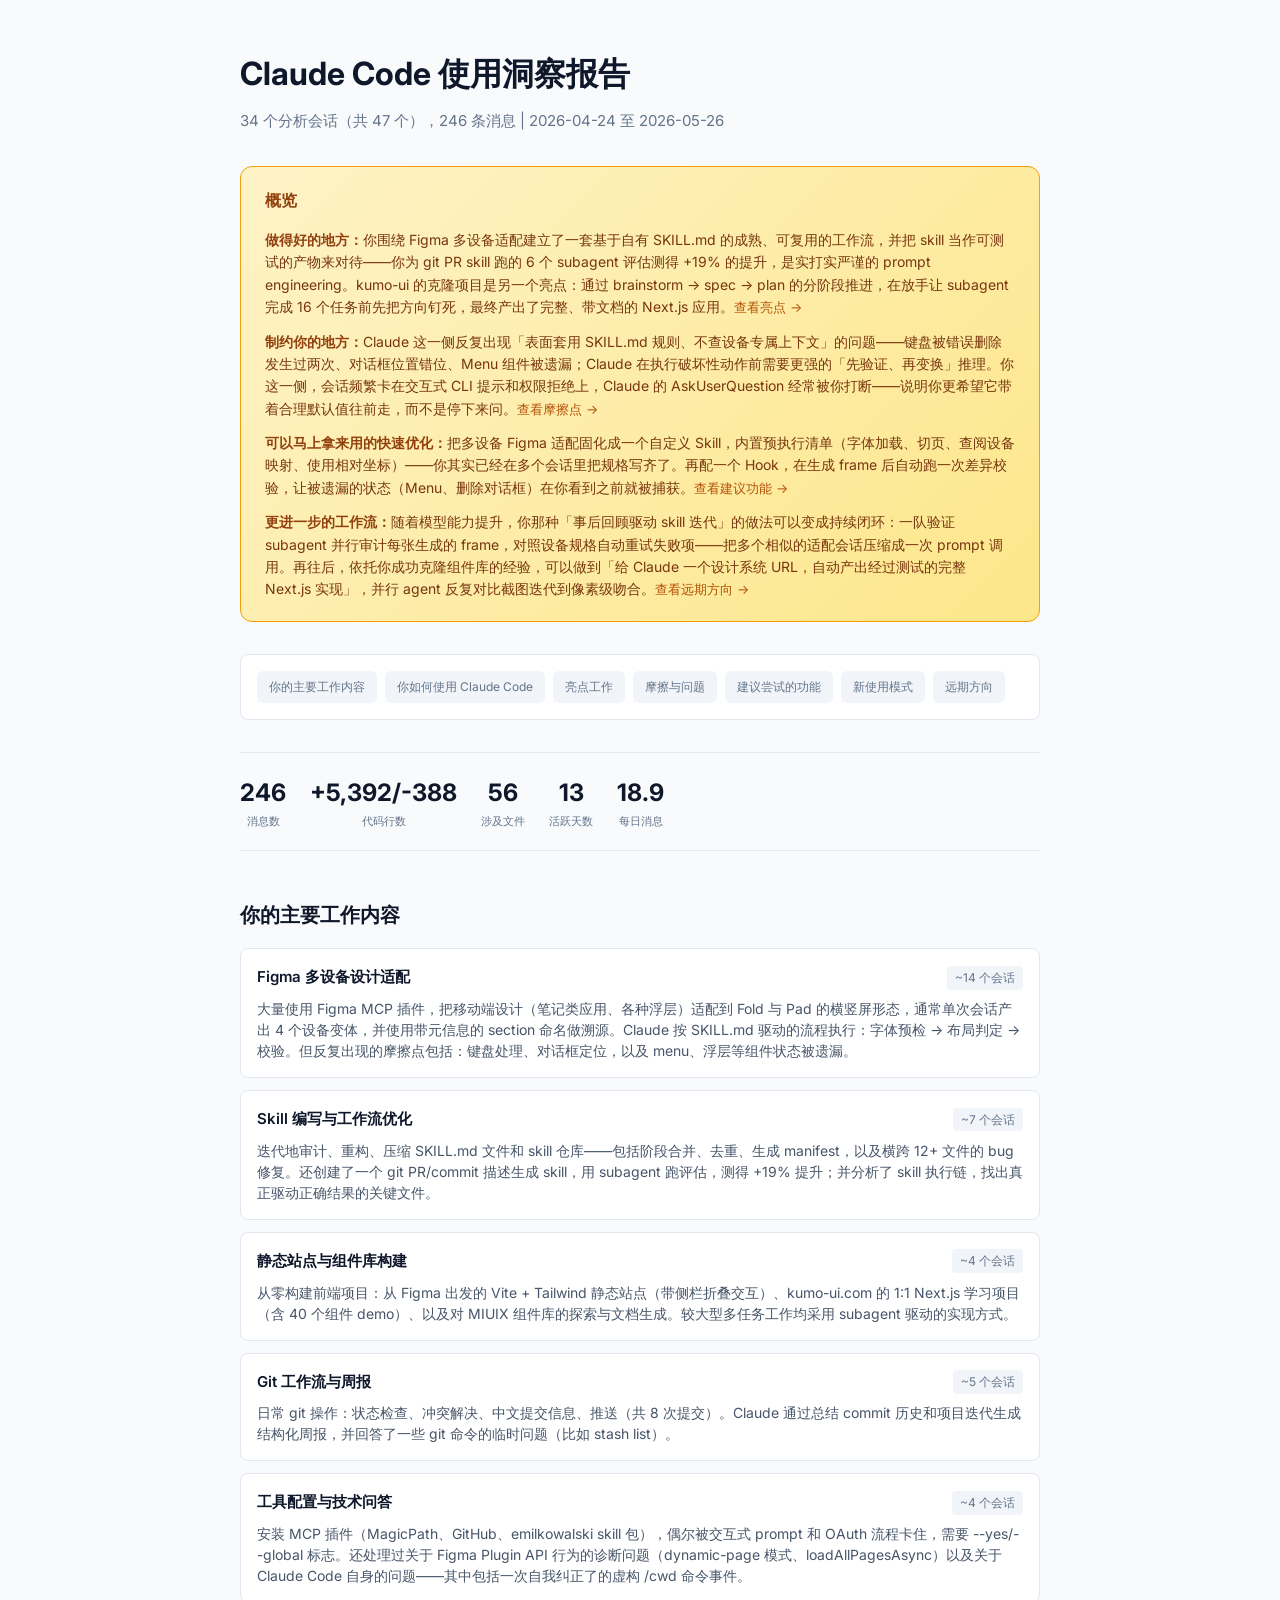
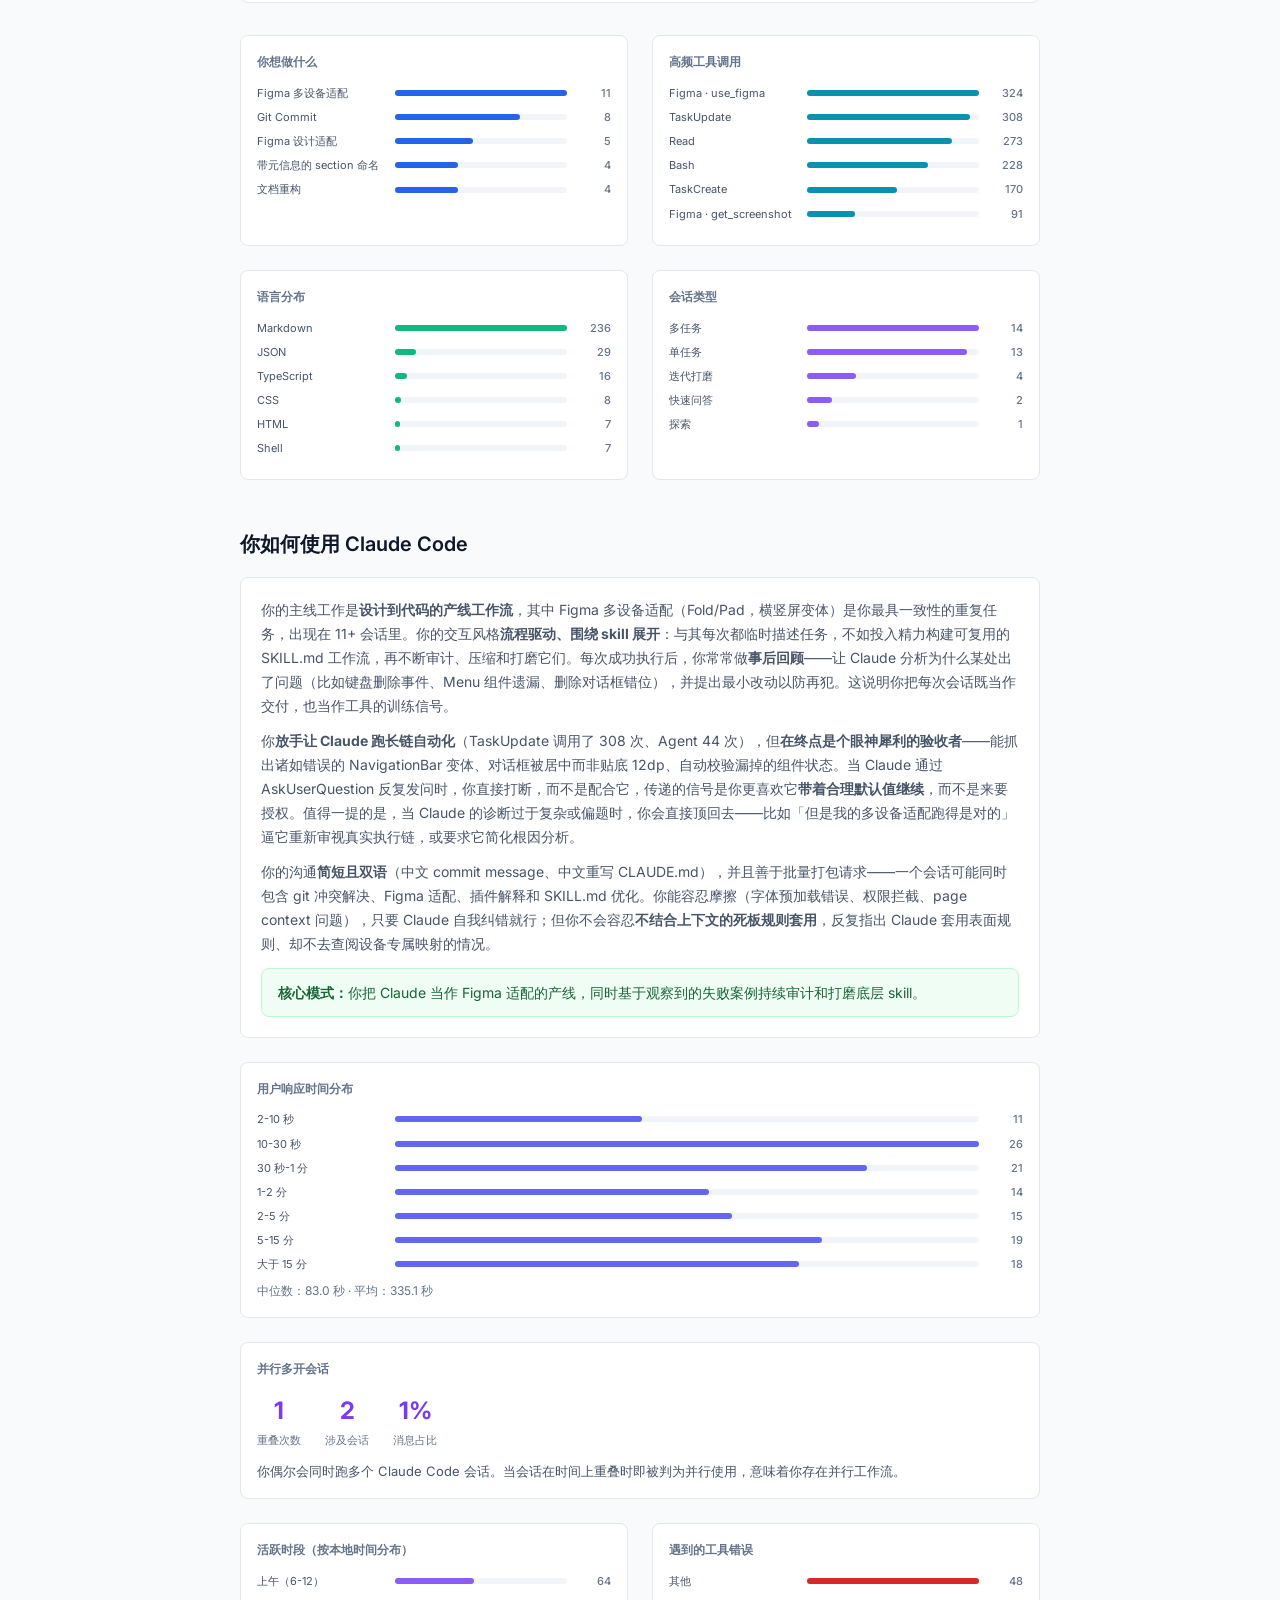
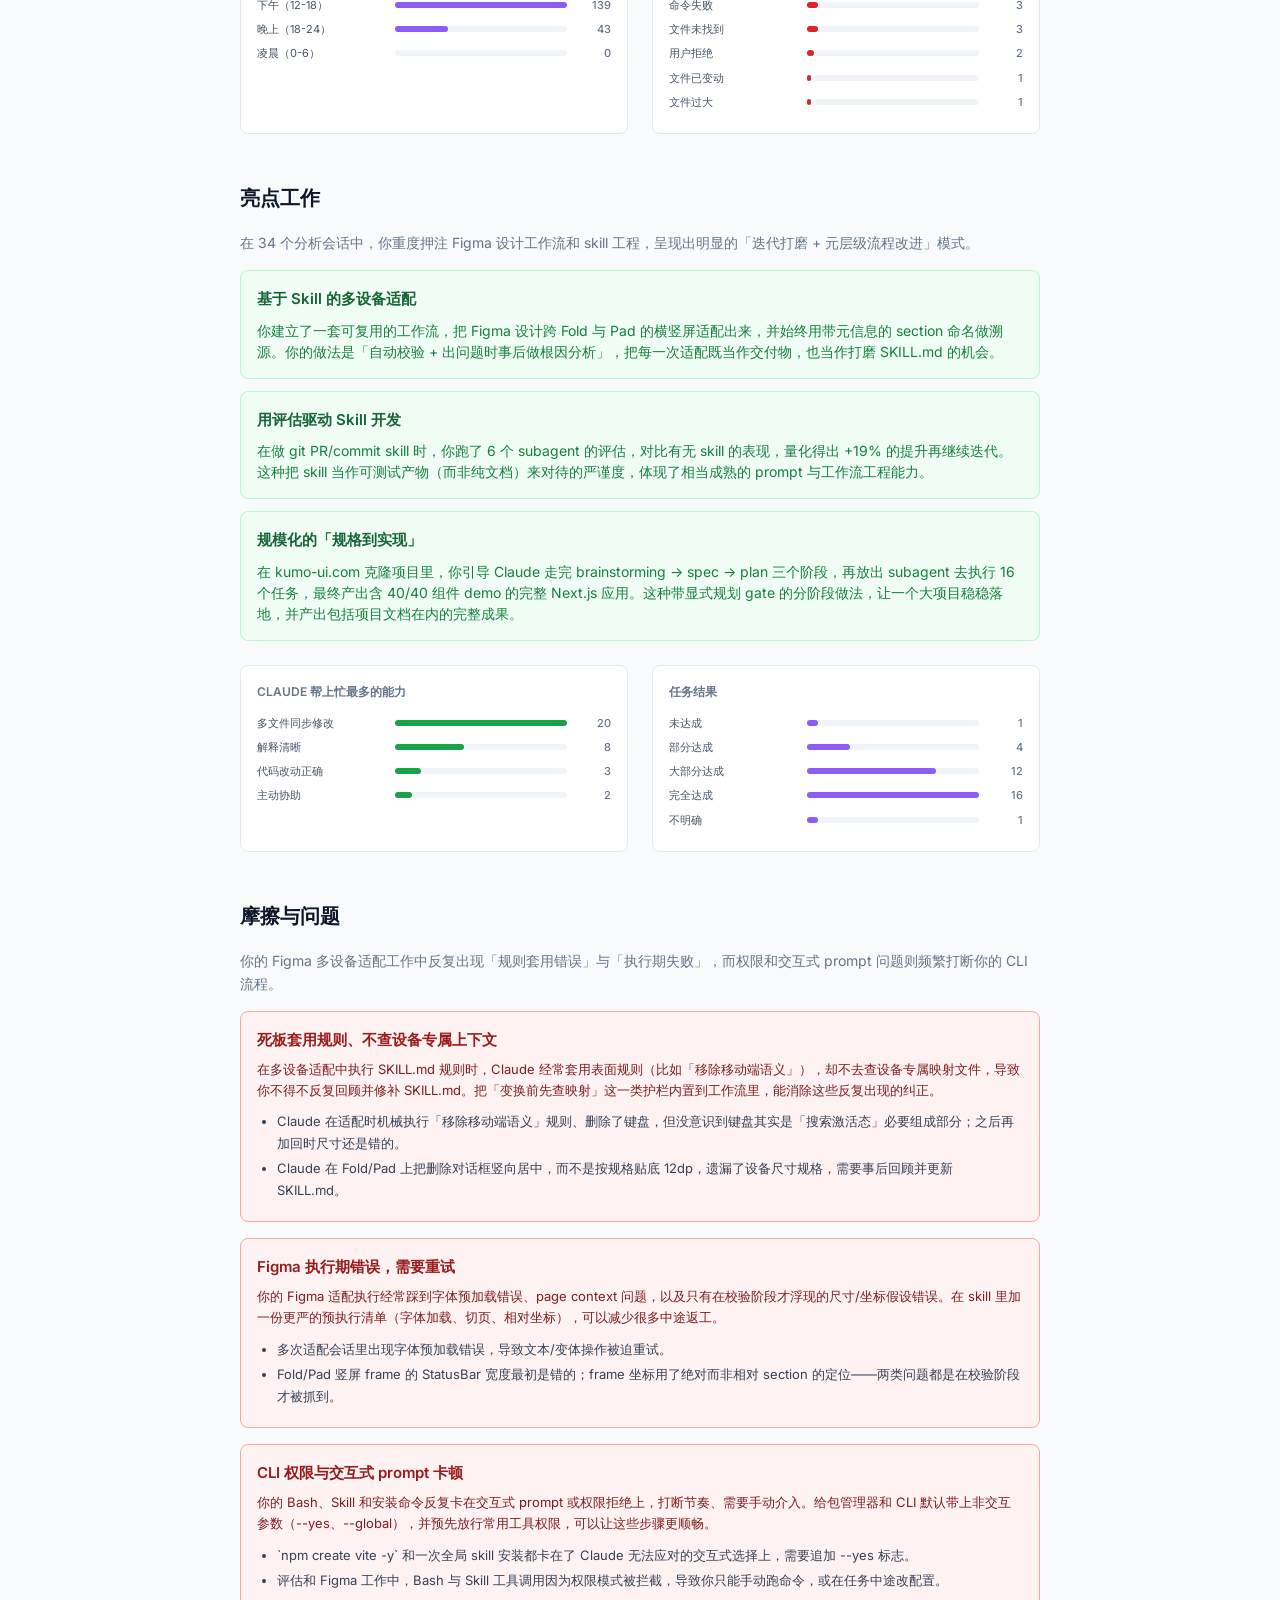
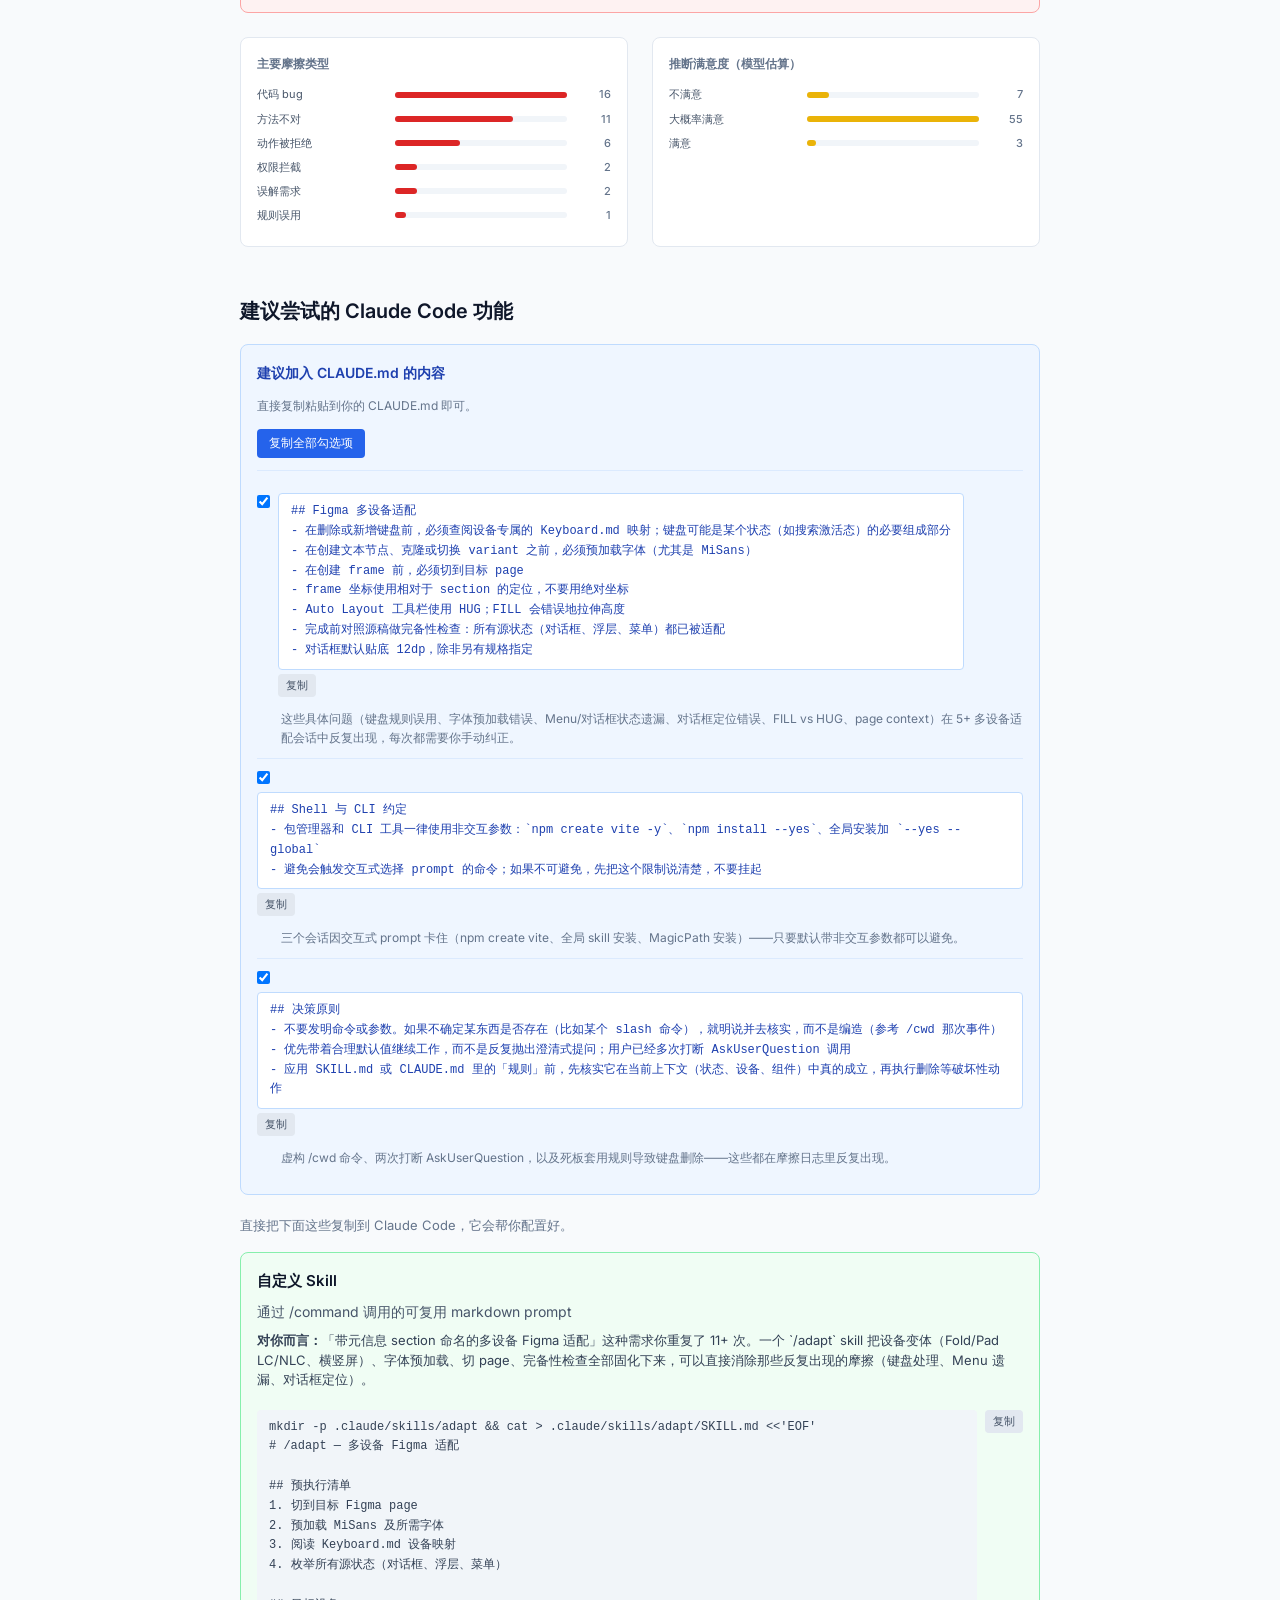
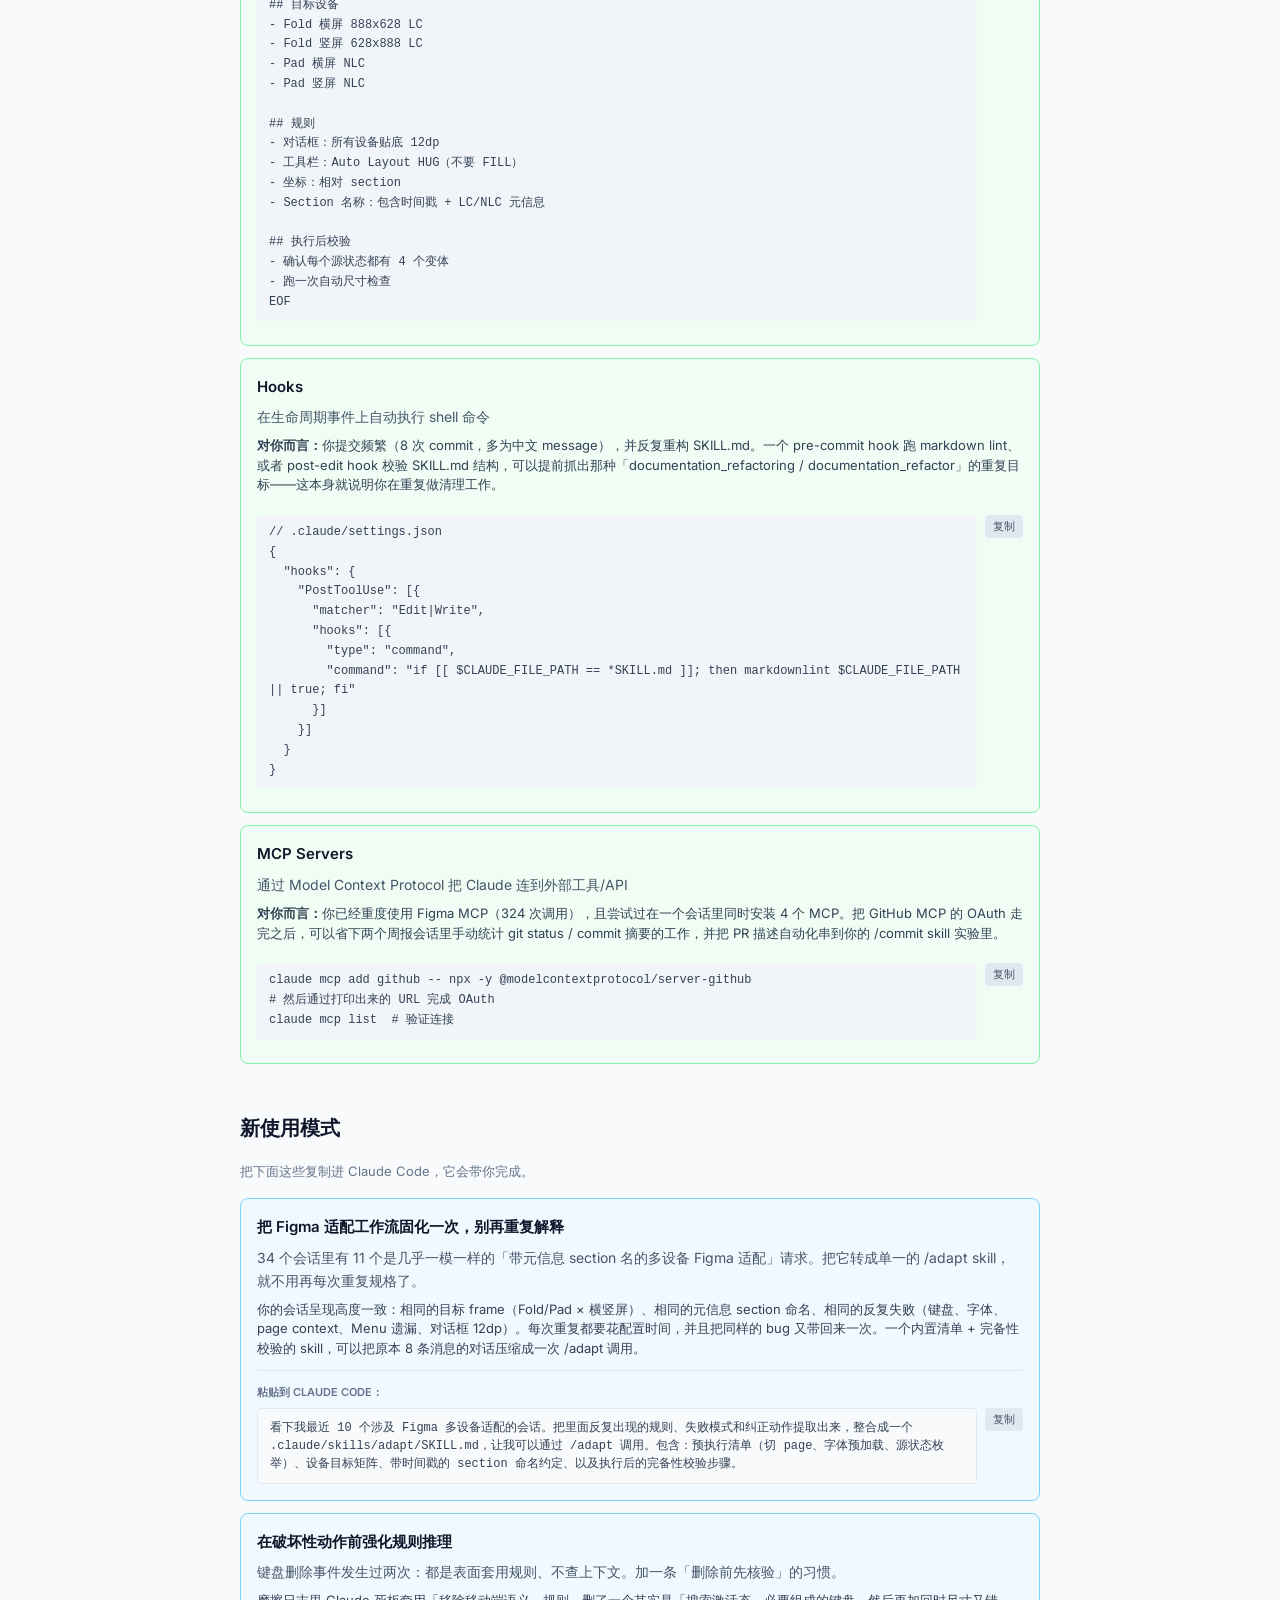
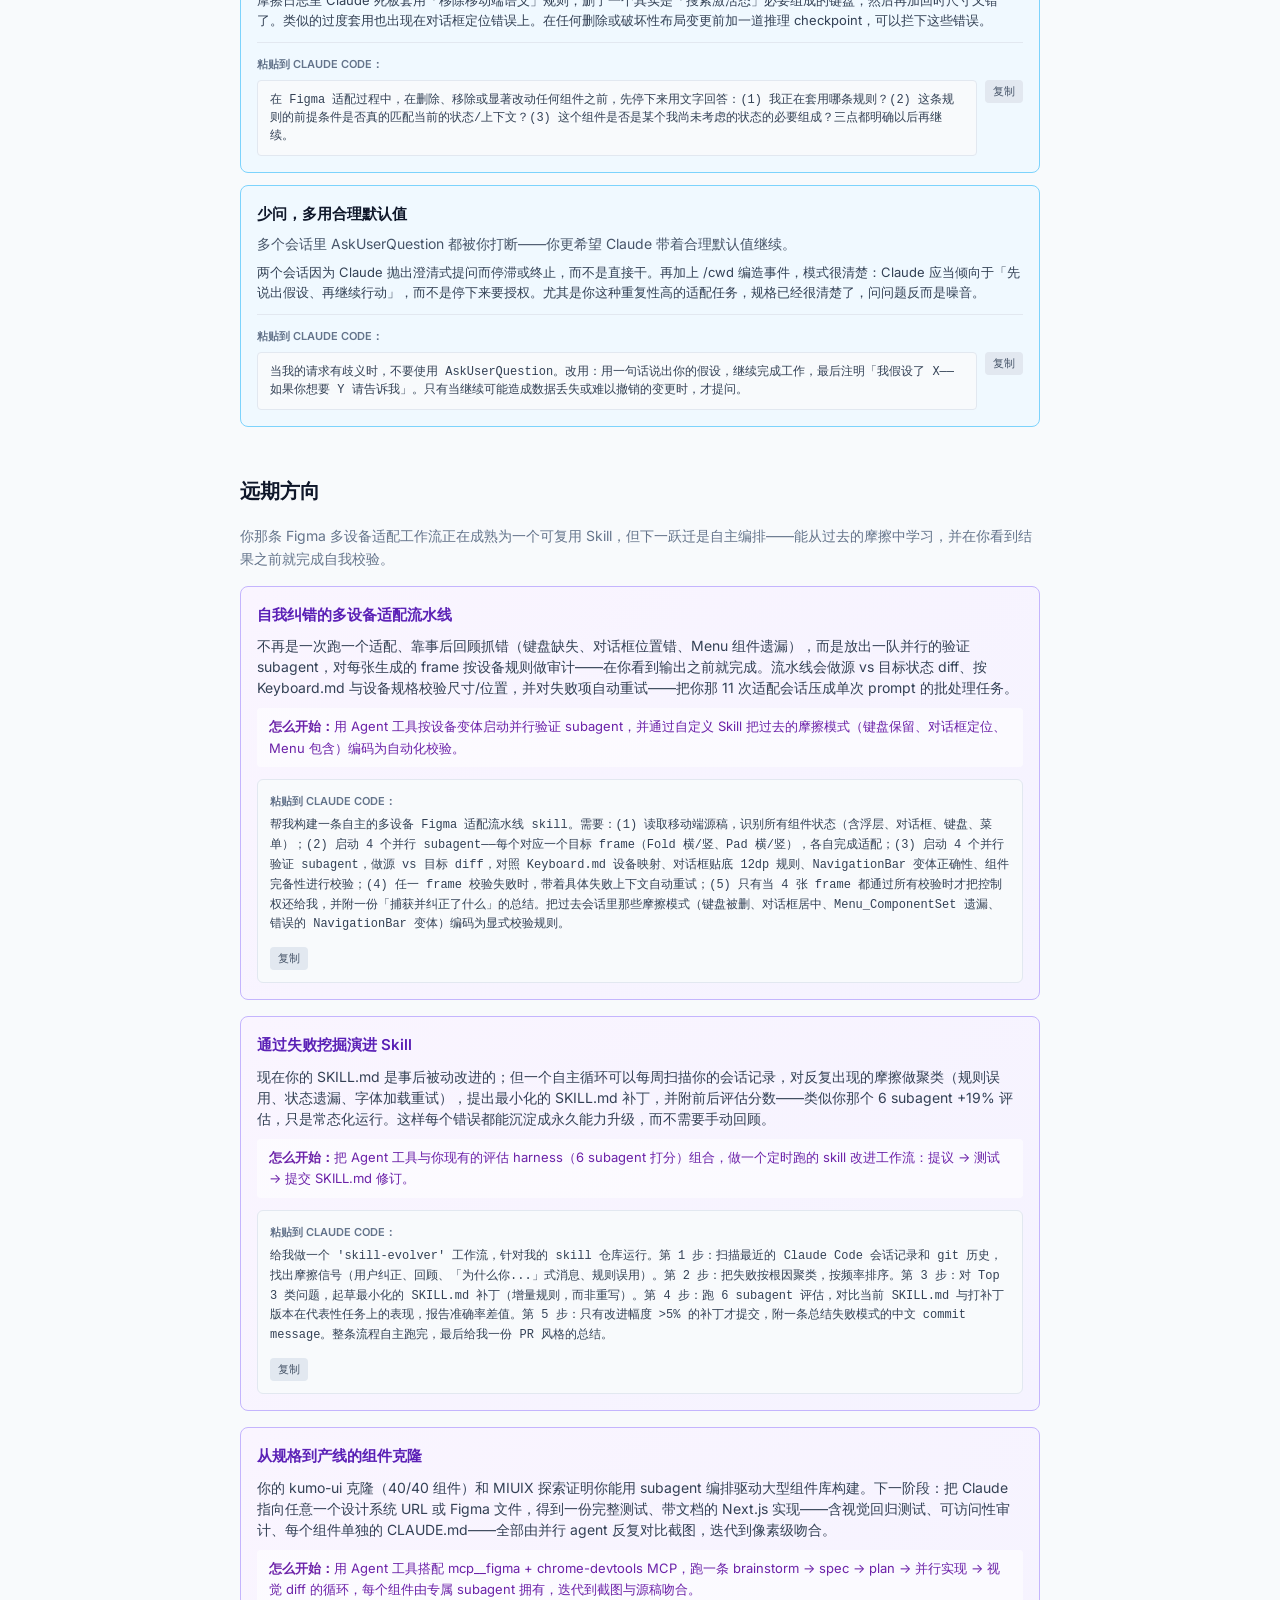
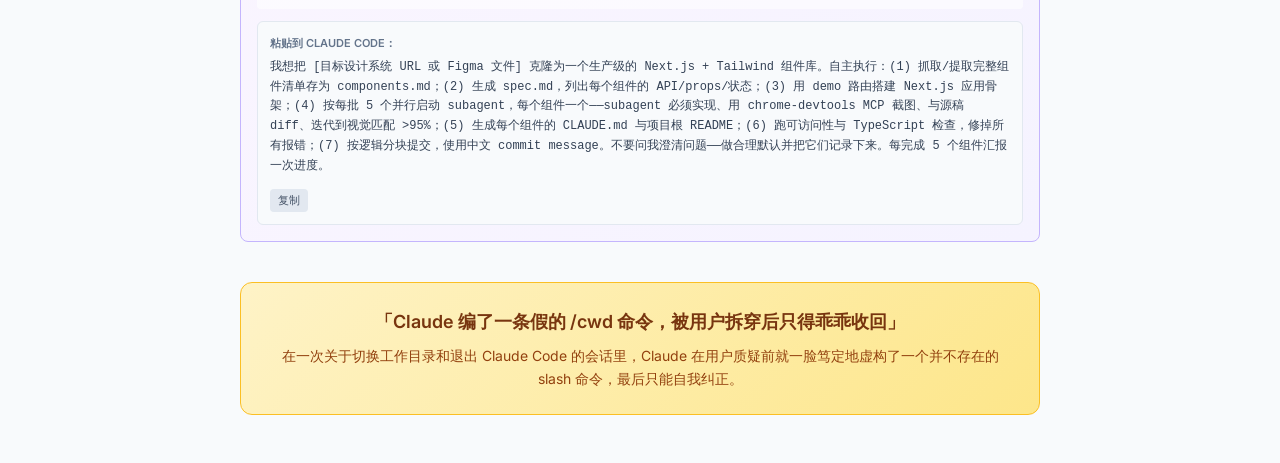
<file: insights-report-2026-05-27-zh.html>
<!DOCTYPE html>
<html lang="zh-CN">
<head>
  <meta charset="utf-8">
  <title>Claude Code 使用洞察报告</title>
  <link href="https://fonts.googleapis.com/css2?family=Inter:wght@400;500;600;700&display=swap" rel="stylesheet">
  <style>
    * { box-sizing: border-box; margin: 0; padding: 0; }
    body { font-family: 'Inter', -apple-system, BlinkMacSystemFont, "PingFang SC", "Microsoft YaHei", sans-serif; background: #f8fafc; color: #334155; line-height: 1.65; padding: 48px 24px; }
    .container { max-width: 800px; margin: 0 auto; }
    h1 { font-size: 32px; font-weight: 700; color: #0f172a; margin-bottom: 8px; }
    h2 { font-size: 20px; font-weight: 600; color: #0f172a; margin-top: 48px; margin-bottom: 16px; }
    .subtitle { color: #64748b; font-size: 15px; margin-bottom: 32px; }
    .nav-toc { display: flex; flex-wrap: wrap; gap: 8px; margin: 24px 0 32px 0; padding: 16px; background: white; border-radius: 8px; border: 1px solid #e2e8f0; }
    .nav-toc a { font-size: 12px; color: #64748b; text-decoration: none; padding: 6px 12px; border-radius: 6px; background: #f1f5f9; transition: all 0.15s; }
    .nav-toc a:hover { background: #e2e8f0; color: #334155; }
    .stats-row { display: flex; gap: 24px; margin-bottom: 40px; padding: 20px 0; border-top: 1px solid #e2e8f0; border-bottom: 1px solid #e2e8f0; flex-wrap: wrap; }
    .stat { text-align: center; }
    .stat-value { font-size: 24px; font-weight: 700; color: #0f172a; }
    .stat-label { font-size: 11px; color: #64748b; text-transform: uppercase; }
    .at-a-glance { background: linear-gradient(135deg, #fef3c7 0%, #fde68a 100%); border: 1px solid #f59e0b; border-radius: 12px; padding: 20px 24px; margin-bottom: 32px; }
    .glance-title { font-size: 16px; font-weight: 700; color: #92400e; margin-bottom: 16px; }
    .glance-sections { display: flex; flex-direction: column; gap: 12px; }
    .glance-section { font-size: 14px; color: #78350f; line-height: 1.6; }
    .glance-section strong { color: #92400e; }
    .see-more { color: #b45309; text-decoration: none; font-size: 13px; white-space: nowrap; }
    .see-more:hover { text-decoration: underline; }
    .project-areas { display: flex; flex-direction: column; gap: 12px; margin-bottom: 32px; }
    .project-area { background: white; border: 1px solid #e2e8f0; border-radius: 8px; padding: 16px; }
    .area-header { display: flex; justify-content: space-between; align-items: center; margin-bottom: 8px; }
    .area-name { font-weight: 600; font-size: 15px; color: #0f172a; }
    .area-count { font-size: 12px; color: #64748b; background: #f1f5f9; padding: 2px 8px; border-radius: 4px; }
    .area-desc { font-size: 14px; color: #475569; line-height: 1.5; }
    .narrative { background: white; border: 1px solid #e2e8f0; border-radius: 8px; padding: 20px; margin-bottom: 24px; }
    .narrative p { margin-bottom: 12px; font-size: 14px; color: #475569; line-height: 1.7; }
    .key-insight { background: #f0fdf4; border: 1px solid #bbf7d0; border-radius: 8px; padding: 12px 16px; margin-top: 12px; font-size: 14px; color: #166534; }
    .section-intro { font-size: 14px; color: #64748b; margin-bottom: 16px; }
    .big-wins { display: flex; flex-direction: column; gap: 12px; margin-bottom: 24px; }
    .big-win { background: #f0fdf4; border: 1px solid #bbf7d0; border-radius: 8px; padding: 16px; }
    .big-win-title { font-weight: 600; font-size: 15px; color: #166534; margin-bottom: 8px; }
    .big-win-desc { font-size: 14px; color: #15803d; line-height: 1.5; }
    .friction-categories { display: flex; flex-direction: column; gap: 16px; margin-bottom: 24px; }
    .friction-category { background: #fef2f2; border: 1px solid #fca5a5; border-radius: 8px; padding: 16px; }
    .friction-title { font-weight: 600; font-size: 15px; color: #991b1b; margin-bottom: 6px; }
    .friction-desc { font-size: 13px; color: #7f1d1d; margin-bottom: 10px; }
    .friction-examples { margin: 0 0 0 20px; font-size: 13px; color: #334155; }
    .friction-examples li { margin-bottom: 4px; }
    .claude-md-section { background: #eff6ff; border: 1px solid #bfdbfe; border-radius: 8px; padding: 16px; margin-bottom: 20px; }
    .claude-md-section h3 { font-size: 14px; font-weight: 600; color: #1e40af; margin: 0 0 12px 0; }
    .claude-md-actions { margin-bottom: 12px; padding-bottom: 12px; border-bottom: 1px solid #dbeafe; }
    .copy-all-btn { background: #2563eb; color: white; border: none; border-radius: 4px; padding: 6px 12px; font-size: 12px; cursor: pointer; font-weight: 500; transition: all 0.2s; }
    .copy-all-btn:hover { background: #1d4ed8; }
    .copy-all-btn.copied { background: #16a34a; }
    .claude-md-item { display: flex; flex-wrap: wrap; align-items: flex-start; gap: 8px; padding: 10px 0; border-bottom: 1px solid #dbeafe; }
    .claude-md-item:last-child { border-bottom: none; }
    .cmd-checkbox { margin-top: 2px; }
    .cmd-code { background: white; padding: 8px 12px; border-radius: 4px; font-size: 12px; color: #1e40af; border: 1px solid #bfdbfe; font-family: monospace; display: block; white-space: pre-wrap; word-break: break-word; flex: 1; }
    .cmd-why { font-size: 12px; color: #64748b; width: 100%; padding-left: 24px; margin-top: 4px; }
    .features-section, .patterns-section { display: flex; flex-direction: column; gap: 12px; margin: 16px 0; }
    .feature-card { background: #f0fdf4; border: 1px solid #86efac; border-radius: 8px; padding: 16px; }
    .pattern-card { background: #f0f9ff; border: 1px solid #7dd3fc; border-radius: 8px; padding: 16px; }
    .feature-title, .pattern-title { font-weight: 600; font-size: 15px; color: #0f172a; margin-bottom: 6px; }
    .feature-oneliner { font-size: 14px; color: #475569; margin-bottom: 8px; }
    .pattern-summary { font-size: 14px; color: #475569; margin-bottom: 8px; }
    .feature-why, .pattern-detail { font-size: 13px; color: #334155; line-height: 1.5; }
    .feature-examples { margin-top: 12px; }
    .feature-example { padding: 8px 0; border-top: 1px solid #d1fae5; }
    .feature-example:first-child { border-top: none; }
    .example-desc { font-size: 13px; color: #334155; margin-bottom: 6px; }
    .example-code-row { display: flex; align-items: flex-start; gap: 8px; }
    .example-code { flex: 1; background: #f1f5f9; padding: 8px 12px; border-radius: 4px; font-family: monospace; font-size: 12px; color: #334155; overflow-x: auto; white-space: pre-wrap; }
    .copyable-prompt-section { margin-top: 12px; padding-top: 12px; border-top: 1px solid #e2e8f0; }
    .copyable-prompt-row { display: flex; align-items: flex-start; gap: 8px; }
    .copyable-prompt { flex: 1; background: #f8fafc; padding: 10px 12px; border-radius: 4px; font-family: monospace; font-size: 12px; color: #334155; border: 1px solid #e2e8f0; white-space: pre-wrap; line-height: 1.5; }
    .feature-code { background: #f8fafc; padding: 12px; border-radius: 6px; margin-top: 12px; border: 1px solid #e2e8f0; display: flex; align-items: flex-start; gap: 8px; }
    .feature-code code { flex: 1; font-family: monospace; font-size: 12px; color: #334155; white-space: pre-wrap; }
    .pattern-prompt { background: #f8fafc; padding: 12px; border-radius: 6px; margin-top: 12px; border: 1px solid #e2e8f0; }
    .pattern-prompt code { font-family: monospace; font-size: 12px; color: #334155; display: block; white-space: pre-wrap; margin-bottom: 8px; }
    .prompt-label { font-size: 11px; font-weight: 600; text-transform: uppercase; color: #64748b; margin-bottom: 6px; }
    .copy-btn { background: #e2e8f0; border: none; border-radius: 4px; padding: 4px 8px; font-size: 11px; cursor: pointer; color: #475569; flex-shrink: 0; }
    .copy-btn:hover { background: #cbd5e1; }
    .charts-row { display: grid; grid-template-columns: 1fr 1fr; gap: 24px; margin: 24px 0; }
    .chart-card { background: white; border: 1px solid #e2e8f0; border-radius: 8px; padding: 16px; }
    .chart-title { font-size: 12px; font-weight: 600; color: #64748b; text-transform: uppercase; margin-bottom: 12px; }
    .bar-row { display: flex; align-items: center; margin-bottom: 6px; }
    .bar-label { width: 130px; font-size: 11px; color: #475569; flex-shrink: 0; overflow: hidden; text-overflow: ellipsis; white-space: nowrap; }
    .bar-track { flex: 1; height: 6px; background: #f1f5f9; border-radius: 3px; margin: 0 8px; }
    .bar-fill { height: 100%; border-radius: 3px; }
    .bar-value { width: 36px; font-size: 11px; font-weight: 500; color: #64748b; text-align: right; }
    .empty { color: #94a3b8; font-size: 13px; }
    .horizon-section { display: flex; flex-direction: column; gap: 16px; }
    .horizon-card { background: linear-gradient(135deg, #faf5ff 0%, #f5f3ff 100%); border: 1px solid #c4b5fd; border-radius: 8px; padding: 16px; }
    .horizon-title { font-weight: 600; font-size: 15px; color: #5b21b6; margin-bottom: 8px; }
    .horizon-possible { font-size: 14px; color: #334155; margin-bottom: 10px; line-height: 1.5; }
    .horizon-tip { font-size: 13px; color: #6b21a8; background: rgba(255,255,255,0.6); padding: 8px 12px; border-radius: 4px; }
    .fun-ending { background: linear-gradient(135deg, #fef3c7 0%, #fde68a 100%); border: 1px solid #fbbf24; border-radius: 12px; padding: 24px; margin-top: 40px; text-align: center; }
    .fun-headline { font-size: 18px; font-weight: 600; color: #78350f; margin-bottom: 8px; }
    .fun-detail { font-size: 14px; color: #92400e; }
    @media (max-width: 640px) { .charts-row { grid-template-columns: 1fr; } .stats-row { justify-content: center; } }
  </style>
</head>
<body>
  <div class="container">
    <h1>Claude Code 使用洞察报告</h1>
    <p class="subtitle">34 个分析会话（共 47 个），246 条消息 | 2026-04-24 至 2026-05-26</p>

    <div class="at-a-glance">
      <div class="glance-title">概览</div>
      <div class="glance-sections">
        <div class="glance-section"><strong>做得好的地方：</strong>你围绕 Figma 多设备适配建立了一套基于自有 SKILL.md 的成熟、可复用的工作流，并把 skill 当作可测试的产物来对待——你为 git PR skill 跑的 6 个 subagent 评估测得 +19% 的提升，是实打实严谨的 prompt engineering。kumo-ui 的克隆项目是另一个亮点：通过 brainstorm → spec → plan 的分阶段推进，在放手让 subagent 完成 16 个任务前先把方向钉死，最终产出了完整、带文档的 Next.js 应用。<a href="#section-wins" class="see-more">查看亮点 →</a></div>
        <div class="glance-section"><strong>制约你的地方：</strong>Claude 这一侧反复出现「表面套用 SKILL.md 规则、不查设备专属上下文」的问题——键盘被错误删除发生过两次、对话框位置错位、Menu 组件被遗漏；Claude 在执行破坏性动作前需要更强的「先验证、再变换」推理。你这一侧，会话频繁卡在交互式 CLI 提示和权限拒绝上，Claude 的 AskUserQuestion 经常被你打断——说明你更希望它带着合理默认值往前走，而不是停下来问。<a href="#section-friction" class="see-more">查看摩擦点 →</a></div>
        <div class="glance-section"><strong>可以马上拿来用的快速优化：</strong>把多设备 Figma 适配固化成一个自定义 Skill，内置预执行清单（字体加载、切页、查阅设备映射、使用相对坐标）——你其实已经在多个会话里把规格写齐了。再配一个 Hook，在生成 frame 后自动跑一次差异校验，让被遗漏的状态（Menu、删除对话框）在你看到之前就被捕获。<a href="#section-features" class="see-more">查看建议功能 →</a></div>
        <div class="glance-section"><strong>更进一步的工作流：</strong>随着模型能力提升，你那种「事后回顾驱动 skill 迭代」的做法可以变成持续闭环：一队验证 subagent 并行审计每张生成的 frame，对照设备规格自动重试失败项——把多个相似的适配会话压缩成一次 prompt 调用。再往后，依托你成功克隆组件库的经验，可以做到「给 Claude 一个设计系统 URL，自动产出经过测试的完整 Next.js 实现」，并行 agent 反复对比截图迭代到像素级吻合。<a href="#section-horizon" class="see-more">查看远期方向 →</a></div>
      </div>
    </div>

    <nav class="nav-toc">
      <a href="#section-work">你的主要工作内容</a>
      <a href="#section-usage">你如何使用 Claude Code</a>
      <a href="#section-wins">亮点工作</a>
      <a href="#section-friction">摩擦与问题</a>
      <a href="#section-features">建议尝试的功能</a>
      <a href="#section-patterns">新使用模式</a>
      <a href="#section-horizon">远期方向</a>
    </nav>

    <div class="stats-row">
      <div class="stat"><div class="stat-value">246</div><div class="stat-label">消息数</div></div>
      <div class="stat"><div class="stat-value">+5,392/-388</div><div class="stat-label">代码行数</div></div>
      <div class="stat"><div class="stat-value">56</div><div class="stat-label">涉及文件</div></div>
      <div class="stat"><div class="stat-value">13</div><div class="stat-label">活跃天数</div></div>
      <div class="stat"><div class="stat-value">18.9</div><div class="stat-label">每日消息</div></div>
    </div>

    <h2 id="section-work">你的主要工作内容</h2>
    <div class="project-areas">
      <div class="project-area">
        <div class="area-header">
          <span class="area-name">Figma 多设备设计适配</span>
          <span class="area-count">~14 个会话</span>
        </div>
        <div class="area-desc">大量使用 Figma MCP 插件，把移动端设计（笔记类应用、各种浮层）适配到 Fold 与 Pad 的横竖屏形态，通常单次会话产出 4 个设备变体，并使用带元信息的 section 命名做溯源。Claude 按 SKILL.md 驱动的流程执行：字体预检 → 布局判定 → 校验。但反复出现的摩擦点包括：键盘处理、对话框定位，以及 menu、浮层等组件状态被遗漏。</div>
      </div>
      <div class="project-area">
        <div class="area-header">
          <span class="area-name">Skill 编写与工作流优化</span>
          <span class="area-count">~7 个会话</span>
        </div>
        <div class="area-desc">迭代地审计、重构、压缩 SKILL.md 文件和 skill 仓库——包括阶段合并、去重、生成 manifest，以及横跨 12+ 文件的 bug 修复。还创建了一个 git PR/commit 描述生成 skill，用 subagent 跑评估，测得 +19% 提升；并分析了 skill 执行链，找出真正驱动正确结果的关键文件。</div>
      </div>
      <div class="project-area">
        <div class="area-header">
          <span class="area-name">静态站点与组件库构建</span>
          <span class="area-count">~4 个会话</span>
        </div>
        <div class="area-desc">从零构建前端项目：从 Figma 出发的 Vite + Tailwind 静态站点（带侧栏折叠交互）、kumo-ui.com 的 1:1 Next.js 学习项目（含 40 个组件 demo）、以及对 MIUIX 组件库的探索与文档生成。较大型多任务工作均采用 subagent 驱动的实现方式。</div>
      </div>
      <div class="project-area">
        <div class="area-header">
          <span class="area-name">Git 工作流与周报</span>
          <span class="area-count">~5 个会话</span>
        </div>
        <div class="area-desc">日常 git 操作：状态检查、冲突解决、中文提交信息、推送（共 8 次提交）。Claude 通过总结 commit 历史和项目迭代生成结构化周报，并回答了一些 git 命令的临时问题（比如 stash list）。</div>
      </div>
      <div class="project-area">
        <div class="area-header">
          <span class="area-name">工具配置与技术问答</span>
          <span class="area-count">~4 个会话</span>
        </div>
        <div class="area-desc">安装 MCP 插件（MagicPath、GitHub、emilkowalski skill 包），偶尔被交互式 prompt 和 OAuth 流程卡住，需要 --yes/--global 标志。还处理过关于 Figma Plugin API 行为的诊断问题（dynamic-page 模式、loadAllPagesAsync）以及关于 Claude Code 自身的问题——其中包括一次自我纠正了的虚构 /cwd 命令事件。</div>
      </div>
    </div>

    <div class="charts-row">
      <div class="chart-card">
        <div class="chart-title">你想做什么</div>
        <div class="bar-row"><div class="bar-label">Figma 多设备适配</div><div class="bar-track"><div class="bar-fill" style="width:100%;background:#2563eb"></div></div><div class="bar-value">11</div></div>
        <div class="bar-row"><div class="bar-label">Git Commit</div><div class="bar-track"><div class="bar-fill" style="width:72.7%;background:#2563eb"></div></div><div class="bar-value">8</div></div>
        <div class="bar-row"><div class="bar-label">Figma 设计适配</div><div class="bar-track"><div class="bar-fill" style="width:45.5%;background:#2563eb"></div></div><div class="bar-value">5</div></div>
        <div class="bar-row"><div class="bar-label">带元信息的 section 命名</div><div class="bar-track"><div class="bar-fill" style="width:36.4%;background:#2563eb"></div></div><div class="bar-value">4</div></div>
        <div class="bar-row"><div class="bar-label">文档重构</div><div class="bar-track"><div class="bar-fill" style="width:36.4%;background:#2563eb"></div></div><div class="bar-value">4</div></div>
      </div>
      <div class="chart-card">
        <div class="chart-title">高频工具调用</div>
        <div class="bar-row"><div class="bar-label">Figma · use_figma</div><div class="bar-track"><div class="bar-fill" style="width:100%;background:#0891b2"></div></div><div class="bar-value">324</div></div>
        <div class="bar-row"><div class="bar-label">TaskUpdate</div><div class="bar-track"><div class="bar-fill" style="width:95%;background:#0891b2"></div></div><div class="bar-value">308</div></div>
        <div class="bar-row"><div class="bar-label">Read</div><div class="bar-track"><div class="bar-fill" style="width:84.3%;background:#0891b2"></div></div><div class="bar-value">273</div></div>
        <div class="bar-row"><div class="bar-label">Bash</div><div class="bar-track"><div class="bar-fill" style="width:70.4%;background:#0891b2"></div></div><div class="bar-value">228</div></div>
        <div class="bar-row"><div class="bar-label">TaskCreate</div><div class="bar-track"><div class="bar-fill" style="width:52.5%;background:#0891b2"></div></div><div class="bar-value">170</div></div>
        <div class="bar-row"><div class="bar-label">Figma · get_screenshot</div><div class="bar-track"><div class="bar-fill" style="width:28.1%;background:#0891b2"></div></div><div class="bar-value">91</div></div>
      </div>
    </div>

    <div class="charts-row">
      <div class="chart-card">
        <div class="chart-title">语言分布</div>
        <div class="bar-row"><div class="bar-label">Markdown</div><div class="bar-track"><div class="bar-fill" style="width:100%;background:#10b981"></div></div><div class="bar-value">236</div></div>
        <div class="bar-row"><div class="bar-label">JSON</div><div class="bar-track"><div class="bar-fill" style="width:12.3%;background:#10b981"></div></div><div class="bar-value">29</div></div>
        <div class="bar-row"><div class="bar-label">TypeScript</div><div class="bar-track"><div class="bar-fill" style="width:6.8%;background:#10b981"></div></div><div class="bar-value">16</div></div>
        <div class="bar-row"><div class="bar-label">CSS</div><div class="bar-track"><div class="bar-fill" style="width:3.4%;background:#10b981"></div></div><div class="bar-value">8</div></div>
        <div class="bar-row"><div class="bar-label">HTML</div><div class="bar-track"><div class="bar-fill" style="width:3%;background:#10b981"></div></div><div class="bar-value">7</div></div>
        <div class="bar-row"><div class="bar-label">Shell</div><div class="bar-track"><div class="bar-fill" style="width:3%;background:#10b981"></div></div><div class="bar-value">7</div></div>
      </div>
      <div class="chart-card">
        <div class="chart-title">会话类型</div>
        <div class="bar-row"><div class="bar-label">多任务</div><div class="bar-track"><div class="bar-fill" style="width:100%;background:#8b5cf6"></div></div><div class="bar-value">14</div></div>
        <div class="bar-row"><div class="bar-label">单任务</div><div class="bar-track"><div class="bar-fill" style="width:92.9%;background:#8b5cf6"></div></div><div class="bar-value">13</div></div>
        <div class="bar-row"><div class="bar-label">迭代打磨</div><div class="bar-track"><div class="bar-fill" style="width:28.6%;background:#8b5cf6"></div></div><div class="bar-value">4</div></div>
        <div class="bar-row"><div class="bar-label">快速问答</div><div class="bar-track"><div class="bar-fill" style="width:14.3%;background:#8b5cf6"></div></div><div class="bar-value">2</div></div>
        <div class="bar-row"><div class="bar-label">探索</div><div class="bar-track"><div class="bar-fill" style="width:7.1%;background:#8b5cf6"></div></div><div class="bar-value">1</div></div>
      </div>
    </div>

    <h2 id="section-usage">你如何使用 Claude Code</h2>
    <div class="narrative">
      <p>你的主线工作是<strong>设计到代码的产线工作流</strong>，其中 Figma 多设备适配（Fold/Pad，横竖屏变体）是你最具一致性的重复任务，出现在 11+ 会话里。你的交互风格<strong>流程驱动、围绕 skill 展开</strong>：与其每次都临时描述任务，不如投入精力构建可复用的 SKILL.md 工作流，再不断审计、压缩和打磨它们。每次成功执行后，你常常做<strong>事后回顾</strong>——让 Claude 分析为什么某处出了问题（比如键盘删除事件、Menu 组件遗漏、删除对话框错位），并提出最小改动以防再犯。这说明你把每次会话既当作交付，也当作工具的训练信号。</p>
      <p>你<strong>放手让 Claude 跑长链自动化</strong>（TaskUpdate 调用了 308 次、Agent 44 次），但<strong>在终点是个眼神犀利的验收者</strong>——能抓出诸如错误的 NavigationBar 变体、对话框被居中而非贴底 12dp、自动校验漏掉的组件状态。当 Claude 通过 AskUserQuestion 反复发问时，你直接打断，而不是配合它，传递的信号是你更喜欢它<strong>带着合理默认值继续</strong>，而不是来要授权。值得一提的是，当 Claude 的诊断过于复杂或偏题时，你会直接顶回去——比如「但是我的多设备适配跑得是对的」逼它重新审视真实执行链，或要求它简化根因分析。</p>
      <p>你的沟通<strong>简短且双语</strong>（中文 commit message、中文重写 CLAUDE.md），并且善于批量打包请求——一个会话可能同时包含 git 冲突解决、Figma 适配、插件解释和 SKILL.md 优化。你能容忍摩擦（字体预加载错误、权限拦截、page context 问题），只要 Claude 自我纠错就行；但你不会容忍<strong>不结合上下文的死板规则套用</strong>，反复指出 Claude 套用表面规则、却不去查阅设备专属映射的情况。</p>
      <div class="key-insight"><strong>核心模式：</strong>你把 Claude 当作 Figma 适配的产线，同时基于观察到的失败案例持续审计和打磨底层 skill。</div>
    </div>

    <div class="chart-card" style="margin: 24px 0;">
      <div class="chart-title">用户响应时间分布</div>
      <div class="bar-row"><div class="bar-label">2-10 秒</div><div class="bar-track"><div class="bar-fill" style="width:42.3%;background:#6366f1"></div></div><div class="bar-value">11</div></div>
      <div class="bar-row"><div class="bar-label">10-30 秒</div><div class="bar-track"><div class="bar-fill" style="width:100%;background:#6366f1"></div></div><div class="bar-value">26</div></div>
      <div class="bar-row"><div class="bar-label">30 秒-1 分</div><div class="bar-track"><div class="bar-fill" style="width:80.8%;background:#6366f1"></div></div><div class="bar-value">21</div></div>
      <div class="bar-row"><div class="bar-label">1-2 分</div><div class="bar-track"><div class="bar-fill" style="width:53.8%;background:#6366f1"></div></div><div class="bar-value">14</div></div>
      <div class="bar-row"><div class="bar-label">2-5 分</div><div class="bar-track"><div class="bar-fill" style="width:57.7%;background:#6366f1"></div></div><div class="bar-value">15</div></div>
      <div class="bar-row"><div class="bar-label">5-15 分</div><div class="bar-track"><div class="bar-fill" style="width:73.1%;background:#6366f1"></div></div><div class="bar-value">19</div></div>
      <div class="bar-row"><div class="bar-label">大于 15 分</div><div class="bar-track"><div class="bar-fill" style="width:69.2%;background:#6366f1"></div></div><div class="bar-value">18</div></div>
      <div style="font-size: 12px; color: #64748b; margin-top: 8px;">中位数：83.0 秒 · 平均：335.1 秒</div>
    </div>

    <div class="chart-card" style="margin: 24px 0;">
      <div class="chart-title">并行多开会话</div>
      <div style="display: flex; gap: 24px; margin: 12px 0;">
        <div style="text-align: center;">
          <div style="font-size: 24px; font-weight: 700; color: #7c3aed;">1</div>
          <div style="font-size: 11px; color: #64748b; text-transform: uppercase;">重叠次数</div>
        </div>
        <div style="text-align: center;">
          <div style="font-size: 24px; font-weight: 700; color: #7c3aed;">2</div>
          <div style="font-size: 11px; color: #64748b; text-transform: uppercase;">涉及会话</div>
        </div>
        <div style="text-align: center;">
          <div style="font-size: 24px; font-weight: 700; color: #7c3aed;">1%</div>
          <div style="font-size: 11px; color: #64748b; text-transform: uppercase;">消息占比</div>
        </div>
      </div>
      <p style="font-size: 13px; color: #475569; margin-top: 12px;">你偶尔会同时跑多个 Claude Code 会话。当会话在时间上重叠时即被判为并行使用，意味着你存在并行工作流。</p>
    </div>

    <div class="charts-row">
      <div class="chart-card">
        <div class="chart-title">活跃时段（按本地时间分布）</div>
        <div class="bar-row"><div class="bar-label">上午（6-12）</div><div class="bar-track"><div class="bar-fill" style="width:46%;background:#8b5cf6"></div></div><div class="bar-value">64</div></div>
        <div class="bar-row"><div class="bar-label">下午（12-18）</div><div class="bar-track"><div class="bar-fill" style="width:100%;background:#8b5cf6"></div></div><div class="bar-value">139</div></div>
        <div class="bar-row"><div class="bar-label">晚上（18-24）</div><div class="bar-track"><div class="bar-fill" style="width:30.9%;background:#8b5cf6"></div></div><div class="bar-value">43</div></div>
        <div class="bar-row"><div class="bar-label">凌晨（0-6）</div><div class="bar-track"><div class="bar-fill" style="width:0%;background:#8b5cf6"></div></div><div class="bar-value">0</div></div>
      </div>
      <div class="chart-card">
        <div class="chart-title">遇到的工具错误</div>
        <div class="bar-row"><div class="bar-label">其他</div><div class="bar-track"><div class="bar-fill" style="width:100%;background:#dc2626"></div></div><div class="bar-value">48</div></div>
        <div class="bar-row"><div class="bar-label">命令失败</div><div class="bar-track"><div class="bar-fill" style="width:6.3%;background:#dc2626"></div></div><div class="bar-value">3</div></div>
        <div class="bar-row"><div class="bar-label">文件未找到</div><div class="bar-track"><div class="bar-fill" style="width:6.3%;background:#dc2626"></div></div><div class="bar-value">3</div></div>
        <div class="bar-row"><div class="bar-label">用户拒绝</div><div class="bar-track"><div class="bar-fill" style="width:4.2%;background:#dc2626"></div></div><div class="bar-value">2</div></div>
        <div class="bar-row"><div class="bar-label">文件已变动</div><div class="bar-track"><div class="bar-fill" style="width:2.1%;background:#dc2626"></div></div><div class="bar-value">1</div></div>
        <div class="bar-row"><div class="bar-label">文件过大</div><div class="bar-track"><div class="bar-fill" style="width:2.1%;background:#dc2626"></div></div><div class="bar-value">1</div></div>
      </div>
    </div>

    <h2 id="section-wins">亮点工作</h2>
    <p class="section-intro">在 34 个分析会话中，你重度押注 Figma 设计工作流和 skill 工程，呈现出明显的「迭代打磨 + 元层级流程改进」模式。</p>
    <div class="big-wins">
      <div class="big-win">
        <div class="big-win-title">基于 Skill 的多设备适配</div>
        <div class="big-win-desc">你建立了一套可复用的工作流，把 Figma 设计跨 Fold 与 Pad 的横竖屏适配出来，并始终用带元信息的 section 命名做溯源。你的做法是「自动校验 + 出问题时事后做根因分析」，把每一次适配既当作交付物，也当作打磨 SKILL.md 的机会。</div>
      </div>
      <div class="big-win">
        <div class="big-win-title">用评估驱动 Skill 开发</div>
        <div class="big-win-desc">在做 git PR/commit skill 时，你跑了 6 个 subagent 的评估，对比有无 skill 的表现，量化得出 +19% 的提升再继续迭代。这种把 skill 当作可测试产物（而非纯文档）来对待的严谨度，体现了相当成熟的 prompt 与工作流工程能力。</div>
      </div>
      <div class="big-win">
        <div class="big-win-title">规模化的「规格到实现」</div>
        <div class="big-win-desc">在 kumo-ui.com 克隆项目里，你引导 Claude 走完 brainstorming → spec → plan 三个阶段，再放出 subagent 去执行 16 个任务，最终产出含 40/40 组件 demo 的完整 Next.js 应用。这种带显式规划 gate 的分阶段做法，让一个大项目稳稳落地，并产出包括项目文档在内的完整成果。</div>
      </div>
    </div>

    <div class="charts-row">
      <div class="chart-card">
        <div class="chart-title">Claude 帮上忙最多的能力</div>
        <div class="bar-row"><div class="bar-label">多文件同步修改</div><div class="bar-track"><div class="bar-fill" style="width:100%;background:#16a34a"></div></div><div class="bar-value">20</div></div>
        <div class="bar-row"><div class="bar-label">解释清晰</div><div class="bar-track"><div class="bar-fill" style="width:40%;background:#16a34a"></div></div><div class="bar-value">8</div></div>
        <div class="bar-row"><div class="bar-label">代码改动正确</div><div class="bar-track"><div class="bar-fill" style="width:15%;background:#16a34a"></div></div><div class="bar-value">3</div></div>
        <div class="bar-row"><div class="bar-label">主动协助</div><div class="bar-track"><div class="bar-fill" style="width:10%;background:#16a34a"></div></div><div class="bar-value">2</div></div>
      </div>
      <div class="chart-card">
        <div class="chart-title">任务结果</div>
        <div class="bar-row"><div class="bar-label">未达成</div><div class="bar-track"><div class="bar-fill" style="width:6.3%;background:#8b5cf6"></div></div><div class="bar-value">1</div></div>
        <div class="bar-row"><div class="bar-label">部分达成</div><div class="bar-track"><div class="bar-fill" style="width:25%;background:#8b5cf6"></div></div><div class="bar-value">4</div></div>
        <div class="bar-row"><div class="bar-label">大部分达成</div><div class="bar-track"><div class="bar-fill" style="width:75%;background:#8b5cf6"></div></div><div class="bar-value">12</div></div>
        <div class="bar-row"><div class="bar-label">完全达成</div><div class="bar-track"><div class="bar-fill" style="width:100%;background:#8b5cf6"></div></div><div class="bar-value">16</div></div>
        <div class="bar-row"><div class="bar-label">不明确</div><div class="bar-track"><div class="bar-fill" style="width:6.3%;background:#8b5cf6"></div></div><div class="bar-value">1</div></div>
      </div>
    </div>

    <h2 id="section-friction">摩擦与问题</h2>
    <p class="section-intro">你的 Figma 多设备适配工作中反复出现「规则套用错误」与「执行期失败」，而权限和交互式 prompt 问题则频繁打断你的 CLI 流程。</p>
    <div class="friction-categories">
      <div class="friction-category">
        <div class="friction-title">死板套用规则、不查设备专属上下文</div>
        <div class="friction-desc">在多设备适配中执行 SKILL.md 规则时，Claude 经常套用表面规则（比如「移除移动端语义」），却不去查设备专属映射文件，导致你不得不反复回顾并修补 SKILL.md。把「变换前先查映射」这一类护栏内置到工作流里，能消除这些反复出现的纠正。</div>
        <ul class="friction-examples">
          <li>Claude 在适配时机械执行「移除移动端语义」规则、删除了键盘，但没意识到键盘其实是「搜索激活态」必要组成部分；之后再加回时尺寸还是错的。</li>
          <li>Claude 在 Fold/Pad 上把删除对话框竖向居中，而不是按规格贴底 12dp，遗漏了设备尺寸规格，需要事后回顾并更新 SKILL.md。</li>
        </ul>
      </div>
      <div class="friction-category">
        <div class="friction-title">Figma 执行期错误，需要重试</div>
        <div class="friction-desc">你的 Figma 适配执行经常踩到字体预加载错误、page context 问题，以及只有在校验阶段才浮现的尺寸/坐标假设错误。在 skill 里加一份更严的预执行清单（字体加载、切页、相对坐标），可以减少很多中途返工。</div>
        <ul class="friction-examples">
          <li>多次适配会话里出现字体预加载错误，导致文本/变体操作被迫重试。</li>
          <li>Fold/Pad 竖屏 frame 的 StatusBar 宽度最初是错的；frame 坐标用了绝对而非相对 section 的定位——两类问题都是在校验阶段才被抓到。</li>
        </ul>
      </div>
      <div class="friction-category">
        <div class="friction-title">CLI 权限与交互式 prompt 卡顿</div>
        <div class="friction-desc">你的 Bash、Skill 和安装命令反复卡在交互式 prompt 或权限拒绝上，打断节奏、需要手动介入。给包管理器和 CLI 默认带上非交互参数（--yes、--global），并预先放行常用工具权限，可以让这些步骤更顺畅。</div>
        <ul class="friction-examples">
          <li>`npm create vite -y` 和一次全局 skill 安装都卡在了 Claude 无法应对的交互式选择上，需要追加 --yes 标志。</li>
          <li>评估和 Figma 工作中，Bash 与 Skill 工具调用因为权限模式被拦截，导致你只能手动跑命令，或在任务中途改配置。</li>
        </ul>
      </div>
    </div>

    <div class="charts-row">
      <div class="chart-card">
        <div class="chart-title">主要摩擦类型</div>
        <div class="bar-row"><div class="bar-label">代码 bug</div><div class="bar-track"><div class="bar-fill" style="width:100%;background:#dc2626"></div></div><div class="bar-value">16</div></div>
        <div class="bar-row"><div class="bar-label">方法不对</div><div class="bar-track"><div class="bar-fill" style="width:68.8%;background:#dc2626"></div></div><div class="bar-value">11</div></div>
        <div class="bar-row"><div class="bar-label">动作被拒绝</div><div class="bar-track"><div class="bar-fill" style="width:37.5%;background:#dc2626"></div></div><div class="bar-value">6</div></div>
        <div class="bar-row"><div class="bar-label">权限拦截</div><div class="bar-track"><div class="bar-fill" style="width:12.5%;background:#dc2626"></div></div><div class="bar-value">2</div></div>
        <div class="bar-row"><div class="bar-label">误解需求</div><div class="bar-track"><div class="bar-fill" style="width:12.5%;background:#dc2626"></div></div><div class="bar-value">2</div></div>
        <div class="bar-row"><div class="bar-label">规则误用</div><div class="bar-track"><div class="bar-fill" style="width:6.3%;background:#dc2626"></div></div><div class="bar-value">1</div></div>
      </div>
      <div class="chart-card">
        <div class="chart-title">推断满意度（模型估算）</div>
        <div class="bar-row"><div class="bar-label">不满意</div><div class="bar-track"><div class="bar-fill" style="width:12.7%;background:#eab308"></div></div><div class="bar-value">7</div></div>
        <div class="bar-row"><div class="bar-label">大概率满意</div><div class="bar-track"><div class="bar-fill" style="width:100%;background:#eab308"></div></div><div class="bar-value">55</div></div>
        <div class="bar-row"><div class="bar-label">满意</div><div class="bar-track"><div class="bar-fill" style="width:5.5%;background:#eab308"></div></div><div class="bar-value">3</div></div>
      </div>
    </div>

    <h2 id="section-features">建议尝试的 Claude Code 功能</h2>
    <div class="claude-md-section">
      <h3>建议加入 CLAUDE.md 的内容</h3>
      <p style="font-size: 12px; color: #64748b; margin-bottom: 12px;">直接复制粘贴到你的 CLAUDE.md 即可。</p>
      <div class="claude-md-actions">
        <button class="copy-all-btn" onclick="copyAllCheckedClaudeMd()">复制全部勾选项</button>
      </div>

      <div class="claude-md-item">
        <input type="checkbox" id="cmd-0" class="cmd-checkbox" checked data-text="## Figma 多设备适配
- 在删除或新增键盘前，必须查阅设备专属的 Keyboard.md 映射；键盘可能是某个状态（如搜索激活态）的必要组成部分
- 在创建文本节点、克隆或切换 variant 之前，必须预加载字体（尤其是 MiSans）
- 在创建 frame 前，必须切到目标 page
- frame 坐标使用相对于 section 的定位，不要用绝对坐标
- Auto Layout 工具栏使用 HUG；FILL 会错误地拉伸高度
- 完成前对照源稿做完备性检查：所有源状态（对话框、浮层、菜单）都已被适配
- 对话框默认贴底 12dp，除非另有规格指定">
        <label for="cmd-0">
          <code class="cmd-code">## Figma 多设备适配
- 在删除或新增键盘前，必须查阅设备专属的 Keyboard.md 映射；键盘可能是某个状态（如搜索激活态）的必要组成部分
- 在创建文本节点、克隆或切换 variant 之前，必须预加载字体（尤其是 MiSans）
- 在创建 frame 前，必须切到目标 page
- frame 坐标使用相对于 section 的定位，不要用绝对坐标
- Auto Layout 工具栏使用 HUG；FILL 会错误地拉伸高度
- 完成前对照源稿做完备性检查：所有源状态（对话框、浮层、菜单）都已被适配
- 对话框默认贴底 12dp，除非另有规格指定</code>
          <button class="copy-btn" onclick="copyCmdItem(0)">复制</button>
        </label>
        <div class="cmd-why">这些具体问题（键盘规则误用、字体预加载错误、Menu/对话框状态遗漏、对话框定位错误、FILL vs HUG、page context）在 5+ 多设备适配会话中反复出现，每次都需要你手动纠正。</div>
      </div>

      <div class="claude-md-item">
        <input type="checkbox" id="cmd-1" class="cmd-checkbox" checked data-text="## Shell 与 CLI 约定
- 包管理器和 CLI 工具一律使用非交互参数：`npm create vite -y`、`npm install --yes`、全局安装加 `--yes --global`
- 避免会触发交互式选择 prompt 的命令；如果不可避免，先把这个限制说清楚，不要挂起">
        <label for="cmd-1">
          <code class="cmd-code">## Shell 与 CLI 约定
- 包管理器和 CLI 工具一律使用非交互参数：`npm create vite -y`、`npm install --yes`、全局安装加 `--yes --global`
- 避免会触发交互式选择 prompt 的命令；如果不可避免，先把这个限制说清楚，不要挂起</code>
          <button class="copy-btn" onclick="copyCmdItem(1)">复制</button>
        </label>
        <div class="cmd-why">三个会话因交互式 prompt 卡住（npm create vite、全局 skill 安装、MagicPath 安装）——只要默认带非交互参数都可以避免。</div>
      </div>

      <div class="claude-md-item">
        <input type="checkbox" id="cmd-2" class="cmd-checkbox" checked data-text="## 决策原则
- 不要发明命令或参数。如果不确定某东西是否存在（比如某个 slash 命令），就明说并去核实，而不是编造（参考 /cwd 那次事件）
- 优先带着合理默认值继续工作，而不是反复抛出澄清式提问；用户已经多次打断 AskUserQuestion 调用
- 应用 SKILL.md 或 CLAUDE.md 里的「规则」前，先核实它在当前上下文（状态、设备、组件）中真的成立，再执行删除等破坏性动作">
        <label for="cmd-2">
          <code class="cmd-code">## 决策原则
- 不要发明命令或参数。如果不确定某东西是否存在（比如某个 slash 命令），就明说并去核实，而不是编造（参考 /cwd 那次事件）
- 优先带着合理默认值继续工作，而不是反复抛出澄清式提问；用户已经多次打断 AskUserQuestion 调用
- 应用 SKILL.md 或 CLAUDE.md 里的「规则」前，先核实它在当前上下文（状态、设备、组件）中真的成立，再执行删除等破坏性动作</code>
          <button class="copy-btn" onclick="copyCmdItem(2)">复制</button>
        </label>
        <div class="cmd-why">虚构 /cwd 命令、两次打断 AskUserQuestion，以及死板套用规则导致键盘删除——这些都在摩擦日志里反复出现。</div>
      </div>
    </div>

    <p style="font-size: 13px; color: #64748b; margin-bottom: 12px;">直接把下面这些复制到 Claude Code，它会帮你配置好。</p>
    <div class="features-section">
      <div class="feature-card">
        <div class="feature-title">自定义 Skill</div>
        <div class="feature-oneliner">通过 /command 调用的可复用 markdown prompt</div>
        <div class="feature-why"><strong>对你而言：</strong>「带元信息 section 命名的多设备 Figma 适配」这种需求你重复了 11+ 次。一个 `/adapt` skill 把设备变体（Fold/Pad LC/NLC、横竖屏）、字体预加载、切 page、完备性检查全部固化下来，可以直接消除那些反复出现的摩擦（键盘处理、Menu 遗漏、对话框定位）。</div>
        <div class="feature-examples">
          <div class="feature-example">
            <div class="example-code-row">
              <code class="example-code">mkdir -p .claude/skills/adapt &amp;&amp; cat &gt; .claude/skills/adapt/SKILL.md &lt;&lt;'EOF'
# /adapt — 多设备 Figma 适配

## 预执行清单
1. 切到目标 Figma page
2. 预加载 MiSans 及所需字体
3. 阅读 Keyboard.md 设备映射
4. 枚举所有源状态（对话框、浮层、菜单）

## 目标设备
- Fold 横屏 888x628 LC
- Fold 竖屏 628x888 LC
- Pad 横屏 NLC
- Pad 竖屏 NLC

## 规则
- 对话框：所有设备贴底 12dp
- 工具栏：Auto Layout HUG（不要 FILL）
- 坐标：相对 section
- Section 名称：包含时间戳 + LC/NLC 元信息

## 执行后校验
- 确认每个源状态都有 4 个变体
- 跑一次自动尺寸检查
EOF</code>
              <button class="copy-btn" onclick="copyText(this)">复制</button>
            </div>
          </div>
        </div>
      </div>

      <div class="feature-card">
        <div class="feature-title">Hooks</div>
        <div class="feature-oneliner">在生命周期事件上自动执行 shell 命令</div>
        <div class="feature-why"><strong>对你而言：</strong>你提交频繁（8 次 commit，多为中文 message），并反复重构 SKILL.md。一个 pre-commit hook 跑 markdown lint、或者 post-edit hook 校验 SKILL.md 结构，可以提前抓出那种「documentation_refactoring / documentation_refactor」的重复目标——这本身就说明你在重复做清理工作。</div>
        <div class="feature-examples">
          <div class="feature-example">
            <div class="example-code-row">
              <code class="example-code">// .claude/settings.json
{
  "hooks": {
    "PostToolUse": [{
      "matcher": "Edit|Write",
      "hooks": [{
        "type": "command",
        "command": "if [[ $CLAUDE_FILE_PATH == *SKILL.md ]]; then markdownlint $CLAUDE_FILE_PATH || true; fi"
      }]
    }]
  }
}</code>
              <button class="copy-btn" onclick="copyText(this)">复制</button>
            </div>
          </div>
        </div>
      </div>

      <div class="feature-card">
        <div class="feature-title">MCP Servers</div>
        <div class="feature-oneliner">通过 Model Context Protocol 把 Claude 连到外部工具/API</div>
        <div class="feature-why"><strong>对你而言：</strong>你已经重度使用 Figma MCP（324 次调用），且尝试过在一个会话里同时安装 4 个 MCP。把 GitHub MCP 的 OAuth 走完之后，可以省下两个周报会话里手动统计 git status / commit 摘要的工作，并把 PR 描述自动化串到你的 /commit skill 实验里。</div>
        <div class="feature-examples">
          <div class="feature-example">
            <div class="example-code-row">
              <code class="example-code">claude mcp add github -- npx -y @modelcontextprotocol/server-github
# 然后通过打印出来的 URL 完成 OAuth
claude mcp list  # 验证连接</code>
              <button class="copy-btn" onclick="copyText(this)">复制</button>
            </div>
          </div>
        </div>
      </div>
    </div>

    <h2 id="section-patterns">新使用模式</h2>
    <p style="font-size: 13px; color: #64748b; margin-bottom: 12px;">把下面这些复制进 Claude Code，它会带你完成。</p>
    <div class="patterns-section">
      <div class="pattern-card">
        <div class="pattern-title">把 Figma 适配工作流固化一次，别再重复解释</div>
        <div class="pattern-summary">34 个会话里有 11 个是几乎一模一样的「带元信息 section 名的多设备 Figma 适配」请求。把它转成单一的 /adapt skill，就不用再每次重复规格了。</div>
        <div class="pattern-detail">你的会话呈现高度一致：相同的目标 frame（Fold/Pad × 横竖屏）、相同的元信息 section 命名、相同的反复失败（键盘、字体、page context、Menu 遗漏、对话框 12dp）。每次重复都要花配置时间，并且把同样的 bug 又带回来一次。一个内置清单 + 完备性校验的 skill，可以把原本 8 条消息的对话压缩成一次 /adapt 调用。</div>
        <div class="copyable-prompt-section">
          <div class="prompt-label">粘贴到 Claude Code：</div>
          <div class="copyable-prompt-row">
            <code class="copyable-prompt">看下我最近 10 个涉及 Figma 多设备适配的会话。把里面反复出现的规则、失败模式和纠正动作提取出来，整合成一个 .claude/skills/adapt/SKILL.md，让我可以通过 /adapt 调用。包含：预执行清单（切 page、字体预加载、源状态枚举）、设备目标矩阵、带时间戳的 section 命名约定、以及执行后的完备性校验步骤。</code>
            <button class="copy-btn" onclick="copyText(this)">复制</button>
          </div>
        </div>
      </div>

      <div class="pattern-card">
        <div class="pattern-title">在破坏性动作前强化规则推理</div>
        <div class="pattern-summary">键盘删除事件发生过两次：都是表面套用规则、不查上下文。加一条「删除前先核验」的习惯。</div>
        <div class="pattern-detail">摩擦日志里 Claude 死板套用「移除移动端语义」规则，删了一个其实是「搜索激活态」必要组成的键盘，然后再加回时尺寸又错了。类似的过度套用也出现在对话框定位错误上。在任何删除或破坏性布局变更前加一道推理 checkpoint，可以拦下这些错误。</div>
        <div class="copyable-prompt-section">
          <div class="prompt-label">粘贴到 Claude Code：</div>
          <div class="copyable-prompt-row">
            <code class="copyable-prompt">在 Figma 适配过程中，在删除、移除或显著改动任何组件之前，先停下来用文字回答：(1) 我正在套用哪条规则？(2) 这条规则的前提条件是否真的匹配当前的状态/上下文？(3) 这个组件是否是某个我尚未考虑的状态的必要组成？三点都明确以后再继续。</code>
            <button class="copy-btn" onclick="copyText(this)">复制</button>
          </div>
        </div>
      </div>

      <div class="pattern-card">
        <div class="pattern-title">少问，多用合理默认值</div>
        <div class="pattern-summary">多个会话里 AskUserQuestion 都被你打断——你更希望 Claude 带着合理默认值继续。</div>
        <div class="pattern-detail">两个会话因为 Claude 抛出澄清式提问而停滞或终止，而不是直接干。再加上 /cwd 编造事件，模式很清楚：Claude 应当倾向于「先说出假设、再继续行动」，而不是停下来要授权。尤其是你这种重复性高的适配任务，规格已经很清楚了，问问题反而是噪音。</div>
        <div class="copyable-prompt-section">
          <div class="prompt-label">粘贴到 Claude Code：</div>
          <div class="copyable-prompt-row">
            <code class="copyable-prompt">当我的请求有歧义时，不要使用 AskUserQuestion。改用：用一句话说出你的假设，继续完成工作，最后注明「我假设了 X——如果你想要 Y 请告诉我」。只有当继续可能造成数据丢失或难以撤销的变更时，才提问。</code>
            <button class="copy-btn" onclick="copyText(this)">复制</button>
          </div>
        </div>
      </div>
    </div>

    <h2 id="section-horizon">远期方向</h2>
    <p class="section-intro">你那条 Figma 多设备适配工作流正在成熟为一个可复用 Skill，但下一跃迁是自主编排——能从过去的摩擦中学习，并在你看到结果之前就完成自我校验。</p>
    <div class="horizon-section">
      <div class="horizon-card">
        <div class="horizon-title">自我纠错的多设备适配流水线</div>
        <div class="horizon-possible">不再是一次跑一个适配、靠事后回顾抓错（键盘缺失、对话框位置错、Menu 组件遗漏），而是放出一队并行的验证 subagent，对每张生成的 frame 按设备规则做审计——在你看到输出之前就完成。流水线会做源 vs 目标状态 diff、按 Keyboard.md 与设备规格校验尺寸/位置，并对失败项自动重试——把你那 11 次适配会话压成单次 prompt 的批处理任务。</div>
        <div class="horizon-tip"><strong>怎么开始：</strong>用 Agent 工具按设备变体启动并行验证 subagent，并通过自定义 Skill 把过去的摩擦模式（键盘保留、对话框定位、Menu 包含）编码为自动化校验。</div>
        <div class="pattern-prompt"><div class="prompt-label">粘贴到 Claude Code：</div><code>帮我构建一条自主的多设备 Figma 适配流水线 skill。需要：(1) 读取移动端源稿，识别所有组件状态（含浮层、对话框、键盘、菜单）；(2) 启动 4 个并行 subagent——每个对应一个目标 frame（Fold 横/竖、Pad 横/竖），各自完成适配；(3) 启动 4 个并行验证 subagent，做源 vs 目标 diff，对照 Keyboard.md 设备映射、对话框贴底 12dp 规则、NavigationBar 变体正确性、组件完备性进行校验；(4) 任一 frame 校验失败时，带着具体失败上下文自动重试；(5) 只有当 4 张 frame 都通过所有校验时才把控制权还给我，并附一份「捕获并纠正了什么」的总结。把过去会话里那些摩擦模式（键盘被删、对话框居中、Menu_ComponentSet 遗漏、错误的 NavigationBar 变体）编码为显式校验规则。</code><button class="copy-btn" onclick="copyText(this)">复制</button></div>
      </div>

      <div class="horizon-card">
        <div class="horizon-title">通过失败挖掘演进 Skill</div>
        <div class="horizon-possible">现在你的 SKILL.md 是事后被动改进的；但一个自主循环可以每周扫描你的会话记录，对反复出现的摩擦做聚类（规则误用、状态遗漏、字体加载重试），提出最小化的 SKILL.md 补丁，并附前后评估分数——类似你那个 6 subagent +19% 评估，只是常态化运行。这样每个错误都能沉淀成永久能力升级，而不需要手动回顾。</div>
        <div class="horizon-tip"><strong>怎么开始：</strong>把 Agent 工具与你现有的评估 harness（6 subagent 打分）组合，做一个定时跑的 skill 改进工作流：提议 → 测试 → 提交 SKILL.md 修订。</div>
        <div class="pattern-prompt"><div class="prompt-label">粘贴到 Claude Code：</div><code>给我做一个 'skill-evolver' 工作流，针对我的 skill 仓库运行。第 1 步：扫描最近的 Claude Code 会话记录和 git 历史，找出摩擦信号（用户纠正、回顾、「为什么你...」式消息、规则误用）。第 2 步：把失败按根因聚类，按频率排序。第 3 步：对 Top 3 类问题，起草最小化的 SKILL.md 补丁（增量规则，而非重写）。第 4 步：跑 6 subagent 评估，对比当前 SKILL.md 与打补丁版本在代表性任务上的表现，报告准确率差值。第 5 步：只有改进幅度 >5% 的补丁才提交，附一条总结失败模式的中文 commit message。整条流程自主跑完，最后给我一份 PR 风格的总结。</code><button class="copy-btn" onclick="copyText(this)">复制</button></div>
      </div>

      <div class="horizon-card">
        <div class="horizon-title">从规格到产线的组件克隆</div>
        <div class="horizon-possible">你的 kumo-ui 克隆（40/40 组件）和 MIUIX 探索证明你能用 subagent 编排驱动大型组件库构建。下一阶段：把 Claude 指向任意一个设计系统 URL 或 Figma 文件，得到一份完整测试、带文档的 Next.js 实现——含视觉回归测试、可访问性审计、每个组件单独的 CLAUDE.md——全部由并行 agent 反复对比截图，迭代到像素级吻合。</div>
        <div class="horizon-tip"><strong>怎么开始：</strong>用 Agent 工具搭配 mcp__figma + chrome-devtools MCP，跑一条 brainstorm → spec → plan → 并行实现 → 视觉 diff 的循环，每个组件由专属 subagent 拥有，迭代到截图与源稿吻合。</div>
        <div class="pattern-prompt"><div class="prompt-label">粘贴到 Claude Code：</div><code>我想把 [目标设计系统 URL 或 Figma 文件] 克隆为一个生产级的 Next.js + Tailwind 组件库。自主执行：(1) 抓取/提取完整组件清单存为 components.md；(2) 生成 spec.md，列出每个组件的 API/props/状态；(3) 用 demo 路由搭建 Next.js 应用骨架；(4) 按每批 5 个并行启动 subagent，每个组件一个——subagent 必须实现、用 chrome-devtools MCP 截图、与源稿 diff、迭代到视觉匹配 >95%；(5) 生成每个组件的 CLAUDE.md 与项目根 README；(6) 跑可访问性与 TypeScript 检查，修掉所有报错；(7) 按逻辑分块提交，使用中文 commit message。不要问我澄清问题——做合理默认并把它们记录下来。每完成 5 个组件汇报一次进度。</code><button class="copy-btn" onclick="copyText(this)">复制</button></div>
      </div>
    </div>

    <div class="fun-ending">
      <div class="fun-headline">「Claude 编了一条假的 /cwd 命令，被用户拆穿后只得乖乖收回」</div>
      <div class="fun-detail">在一次关于切换工作目录和退出 Claude Code 的会话里，Claude 在用户质疑前就一脸笃定地虚构了一个并不存在的 slash 命令，最后只能自我纠正。</div>
    </div>

  </div>
  <script>
    function copyText(btn) {
      const code = btn.previousElementSibling;
      navigator.clipboard.writeText(code.textContent).then(() => {
        btn.textContent = '已复制!';
        setTimeout(() => { btn.textContent = '复制'; }, 2000);
      });
    }
    function copyCmdItem(idx) {
      const checkbox = document.getElementById('cmd-' + idx);
      if (checkbox) {
        const text = checkbox.dataset.text;
        navigator.clipboard.writeText(text).then(() => {
          const btn = checkbox.nextElementSibling.querySelector('.copy-btn');
          if (btn) { btn.textContent = '已复制!'; setTimeout(() => { btn.textContent = '复制'; }, 2000); }
        });
      }
    }
    function copyAllCheckedClaudeMd() {
      const checkboxes = document.querySelectorAll('.cmd-checkbox:checked');
      const texts = [];
      checkboxes.forEach(cb => {
        if (cb.dataset.text) { texts.push(cb.dataset.text); }
      });
      const combined = texts.join('\n\n');
      const btn = document.querySelector('.copy-all-btn');
      if (btn) {
        navigator.clipboard.writeText(combined).then(() => {
          btn.textContent = '已复制 ' + texts.length + ' 项！';
          btn.classList.add('copied');
          setTimeout(() => { btn.textContent = '复制全部勾选项'; btn.classList.remove('copied'); }, 2000);
        });
      }
    }
  </script>
</body>
</html>
</file>
